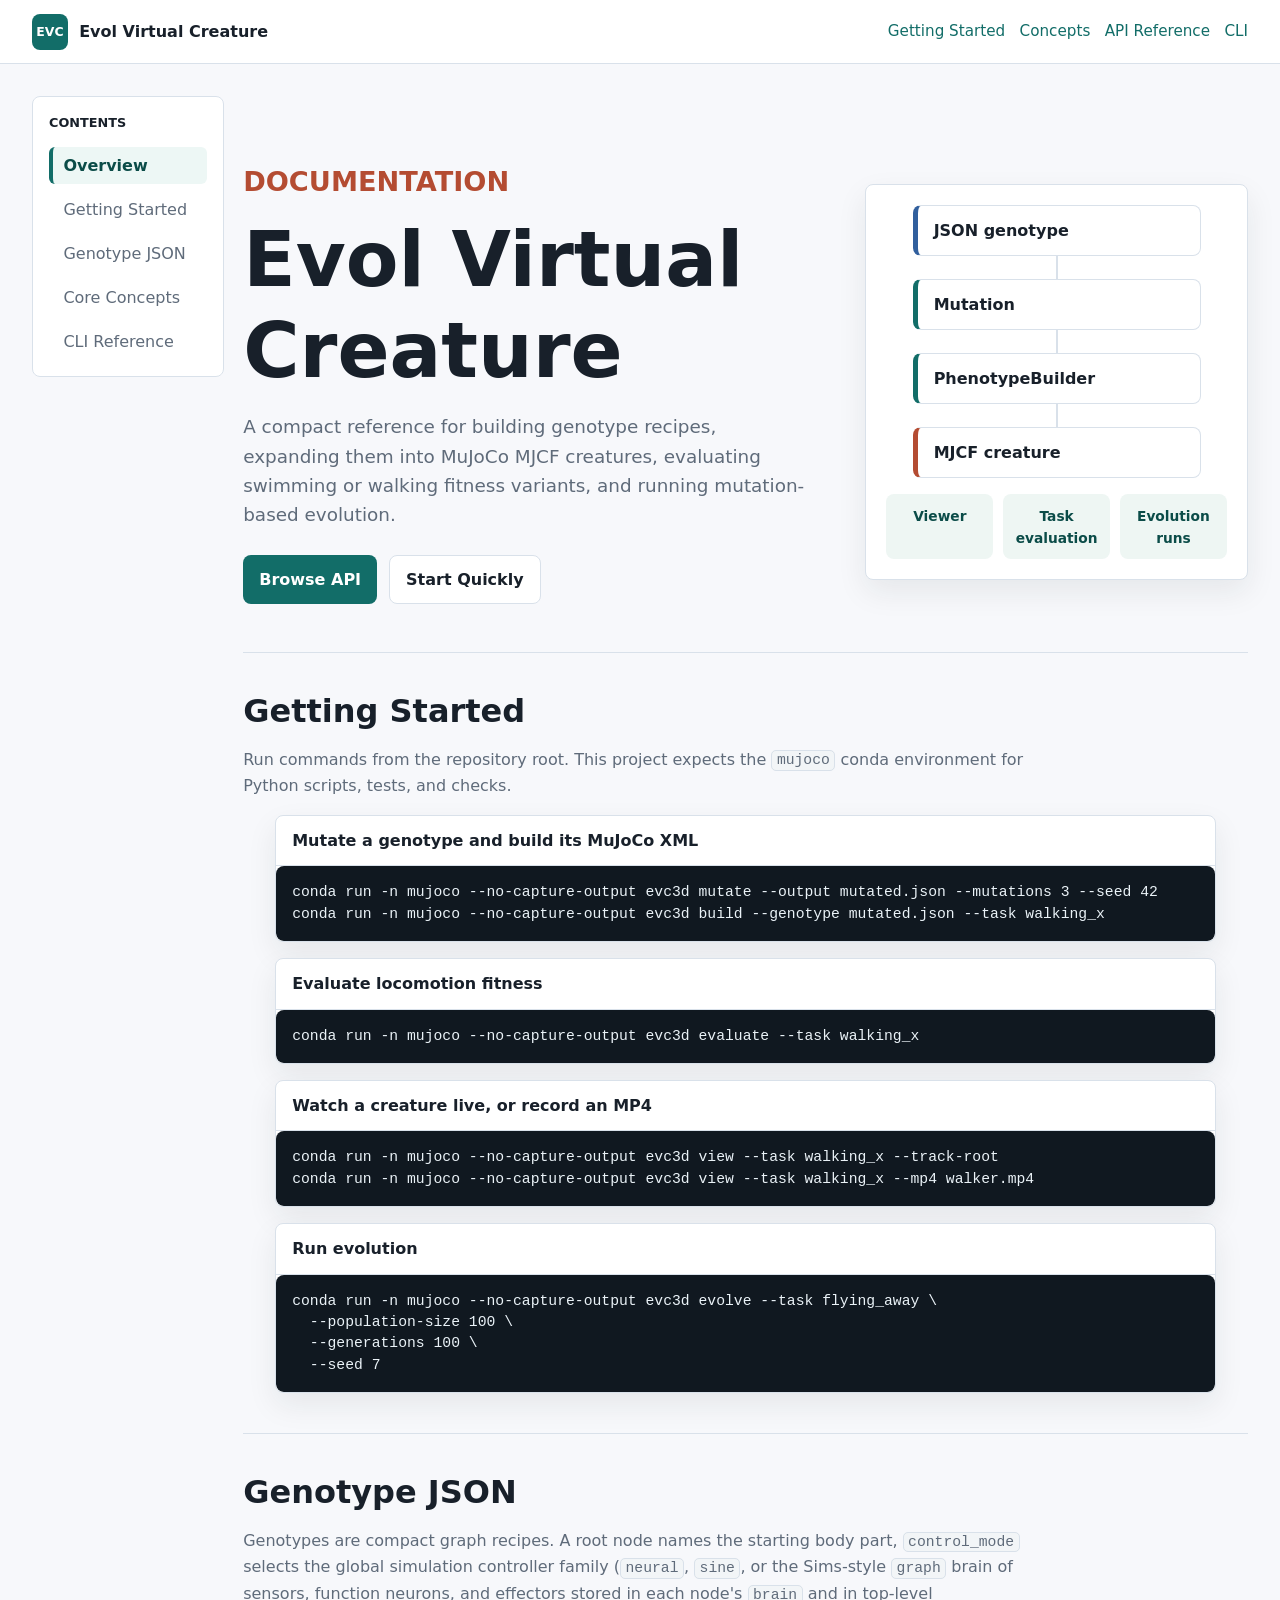
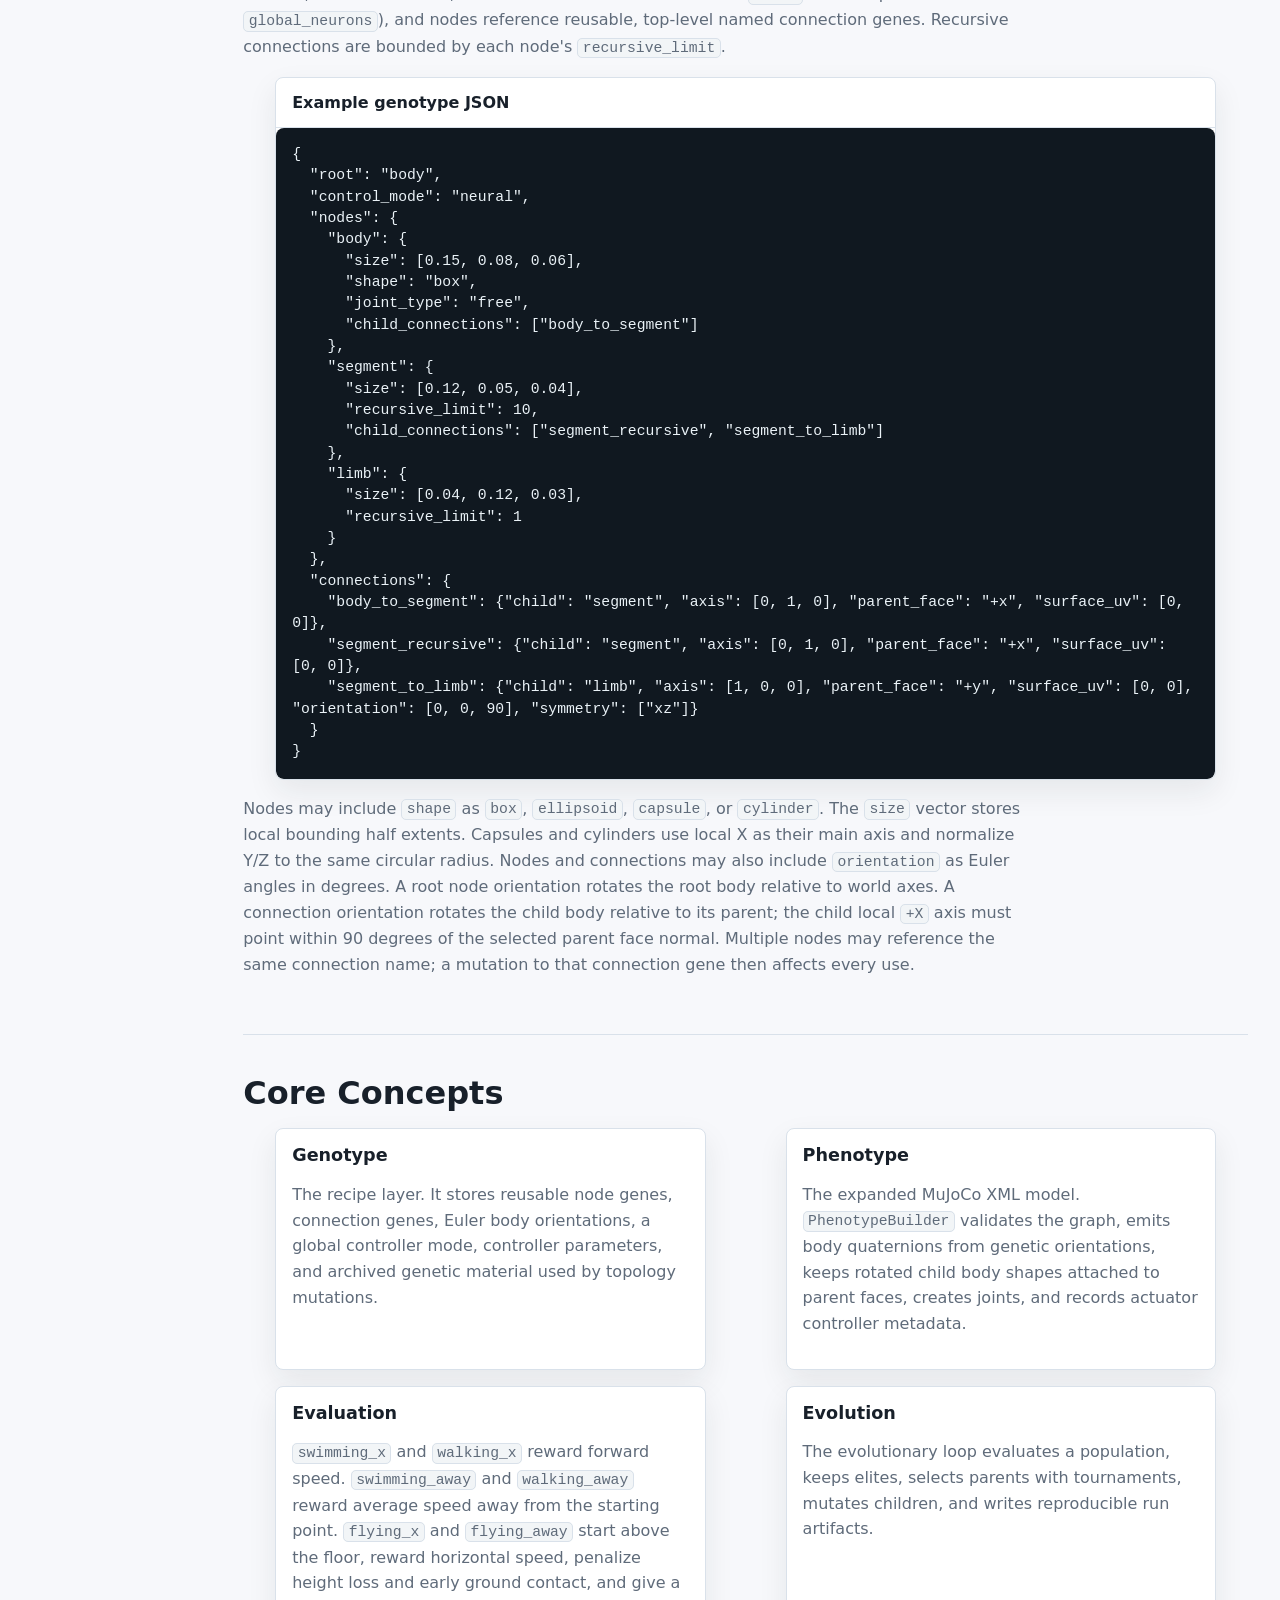
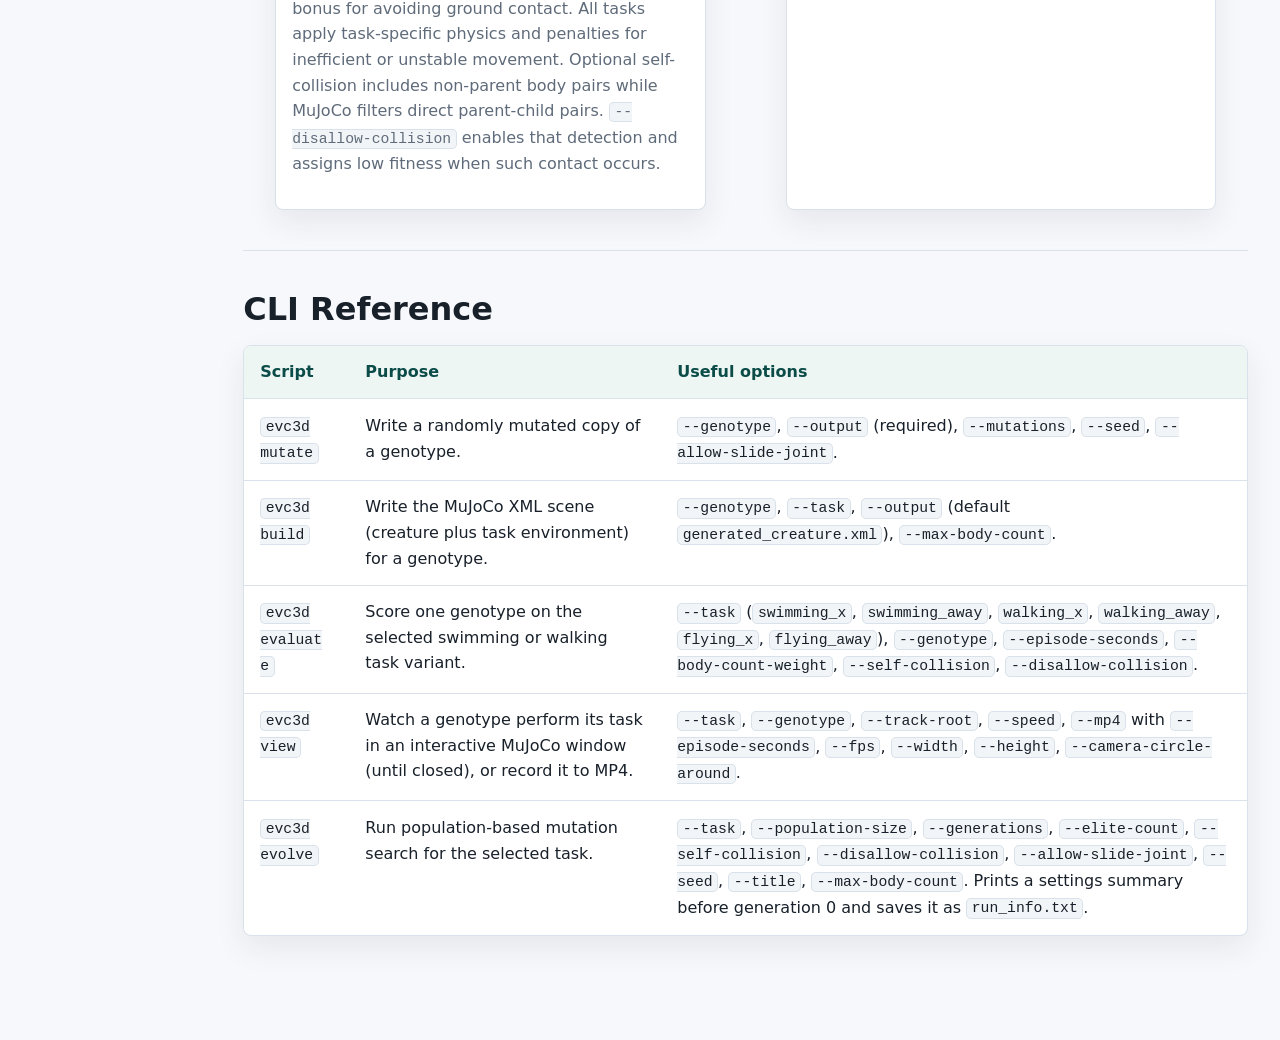
<file: docs/index.html>
<!doctype html>
<html lang="en">
  <head>
    <meta charset="utf-8">
    <meta name="viewport" content="width=device-width, initial-scale=1">
    <title>Evol Virtual Creature Documentation</title>
    <meta
      name="description"
      content="Reference documentation for the evolutionary MuJoCo virtual creature project."
    >
    <link rel="stylesheet" href="styles.css">
  </head>
  <body>
    <header class="site-header">
      <div class="site-header-inner">
        <a class="brand" href="#top" aria-label="Evol Virtual Creature home">
          <span class="brand-mark">EVC</span>
          <span>Evol Virtual Creature</span>
        </a>
        <nav class="top-nav" aria-label="Main navigation">
          <a href="#getting-started">Getting Started</a>
          <a href="#concepts">Concepts</a>
          <a href="api.html">API Reference</a>
          <a href="#cli-reference">CLI</a>
        </nav>
      </div>
    </header>

    <main id="top" class="page-shell">
      <aside class="sidebar" aria-label="Documentation sections">
        <nav>
          <p class="sidebar-title">Contents</p>
          <a href="#overview">Overview</a>
          <a href="#getting-started">Getting Started</a>
          <a href="#genotype-json">Genotype JSON</a>
          <a href="#concepts">Core Concepts</a>
          <a href="#cli-reference">CLI Reference</a>
        </nav>
      </aside>

      <article class="content">
        <section class="hero" id="overview">
          <div class="hero-copy">
            <p class="eyebrow">Documentation</p>
            <h1>Evol Virtual Creature</h1>
            <p class="lede">
              A compact reference for building genotype recipes, expanding them
              into MuJoCo MJCF creatures, evaluating swimming or walking fitness variants, and
              running mutation-based evolution.
            </p>
            <div class="hero-actions" aria-label="Primary actions">
              <a class="button primary" href="api.html">Browse API</a>
              <a class="button secondary" href="#getting-started">Start Quickly</a>
            </div>
          </div>

          <div class="system-map" aria-label="Project flow diagram">
            <div class="map-node root">JSON genotype</div>
            <div class="map-link"></div>
            <div class="map-node">Mutation</div>
            <div class="map-link"></div>
            <div class="map-node">PhenotypeBuilder</div>
            <div class="map-link"></div>
            <div class="map-node accent">MJCF creature</div>
            <div class="map-branches">
              <span>Viewer</span>
              <span>Task evaluation</span>
              <span>Evolution runs</span>
            </div>
          </div>
        </section>

        <section id="getting-started" class="doc-section">
          <h2>Getting Started</h2>
          <p>
            Run commands from the repository root. This project expects the
            <code>mujoco</code> conda environment for Python scripts, tests, and
            checks.
          </p>
          <div class="code-grid">
            <figure>
              <figcaption>Mutate a genotype and build its MuJoCo XML</figcaption>
              <pre><code>conda run -n mujoco --no-capture-output evc3d mutate --output mutated.json --mutations 3 --seed 42
conda run -n mujoco --no-capture-output evc3d build --genotype mutated.json --task walking_x</code></pre>
            </figure>
            <figure>
              <figcaption>Evaluate locomotion fitness</figcaption>
              <pre><code>conda run -n mujoco --no-capture-output evc3d evaluate --task walking_x</code></pre>
            </figure>
            <figure>
              <figcaption>Watch a creature live, or record an MP4</figcaption>
              <pre><code>conda run -n mujoco --no-capture-output evc3d view --task walking_x --track-root
conda run -n mujoco --no-capture-output evc3d view --task walking_x --mp4 walker.mp4</code></pre>
            </figure>
            <figure>
              <figcaption>Run evolution</figcaption>
              <pre><code>conda run -n mujoco --no-capture-output evc3d evolve --task flying_away \
  --population-size 100 \
  --generations 100 \
  --seed 7</code></pre>
            </figure>
          </div>
        </section>

        <section id="genotype-json" class="doc-section">
          <h2>Genotype JSON</h2>
          <p>
            Genotypes are compact graph recipes. A root node names the starting
            body part, <code>control_mode</code> selects the global simulation
            controller family (<code>neural</code>, <code>sine</code>, or the
            Sims-style <code>graph</code> brain of sensors, function neurons,
            and effectors stored in each node's <code>brain</code> and in
            top-level <code>global_neurons</code>), and nodes reference reusable, top-level named
            connection genes. Recursive connections are bounded by each node's
            <code>recursive_limit</code>.
          </p>
          <figure>
            <figcaption>Example genotype JSON</figcaption>
            <pre><code>{
  "root": "body",
  "control_mode": "neural",
  "nodes": {
    "body": {
      "size": [0.15, 0.08, 0.06],
      "shape": "box",
      "joint_type": "free",
      "child_connections": ["body_to_segment"]
    },
    "segment": {
      "size": [0.12, 0.05, 0.04],
      "recursive_limit": 10,
      "child_connections": ["segment_recursive", "segment_to_limb"]
    },
    "limb": {
      "size": [0.04, 0.12, 0.03],
      "recursive_limit": 1
    }
  },
  "connections": {
    "body_to_segment": {"child": "segment", "axis": [0, 1, 0], "parent_face": "+x", "surface_uv": [0, 0]},
    "segment_recursive": {"child": "segment", "axis": [0, 1, 0], "parent_face": "+x", "surface_uv": [0, 0]},
    "segment_to_limb": {"child": "limb", "axis": [1, 0, 0], "parent_face": "+y", "surface_uv": [0, 0], "orientation": [0, 0, 90], "symmetry": ["xz"]}
  }
}</code></pre>
          </figure>
          <p>
            Nodes may include <code>shape</code> as <code>box</code>,
            <code>ellipsoid</code>, <code>capsule</code>, or
            <code>cylinder</code>. The <code>size</code> vector stores local
            bounding half extents. Capsules and cylinders use local X as their
            main axis and normalize Y/Z to the same circular radius. Nodes and
            connections may also include <code>orientation</code> as
            Euler angles in degrees. A root node orientation rotates the root
            body relative to world axes. A connection orientation rotates the
            child body relative to its parent; the child local <code>+X</code>
            axis must point within 90 degrees of the selected parent face
            normal. Multiple nodes may reference the same connection name; a
            mutation to that connection gene then affects every use.
          </p>
        </section>

        <section id="concepts" class="doc-section">
          <h2>Core Concepts</h2>
          <div class="concept-grid">
            <section>
              <h3>Genotype</h3>
              <p>
                The recipe layer. It stores reusable node genes, connection
                genes, Euler body orientations, a global controller mode,
                controller parameters, and archived genetic material used by
                topology mutations.
              </p>
            </section>
            <section>
              <h3>Phenotype</h3>
              <p>
                The expanded MuJoCo XML model. <code>PhenotypeBuilder</code>
                validates the graph, emits body quaternions from genetic
                orientations, keeps rotated child body shapes attached to parent
                faces, creates joints, and records actuator controller metadata.
              </p>
            </section>
            <section>
              <h3>Evaluation</h3>
              <p>
                <code>swimming_x</code> and <code>walking_x</code> reward forward speed. <code>swimming_away</code>
                and <code>walking_away</code> reward average speed away from the starting point. <code>flying_x</code>
                and <code>flying_away</code> start above the floor, reward horizontal speed,
                penalize height loss and early ground contact, and give a bonus for avoiding ground contact. All tasks
                apply task-specific physics and penalties for inefficient or unstable movement. Optional
                self-collision includes non-parent body pairs while MuJoCo filters
                direct parent-child pairs. <code>--disallow-collision</code> enables
                that detection and assigns low fitness when such contact occurs.
              </p>
            </section>
            <section>
              <h3>Evolution</h3>
              <p>
                The evolutionary loop evaluates a population, keeps elites,
                selects parents with tournaments, mutates children, and writes
                reproducible run artifacts.
              </p>
            </section>
          </div>
        </section>

        <section id="cli-reference" class="doc-section">
          <h2>CLI Reference</h2>
          <div class="table-wrap">
            <table>
              <thead>
                <tr>
                  <th>Script</th>
                  <th>Purpose</th>
                  <th>Useful options</th>
                </tr>
              </thead>
              <tbody>
                <tr>
                  <td><code>evc3d mutate</code></td>
                  <td>Write a randomly mutated copy of a genotype.</td>
                  <td><code>--genotype</code>, <code>--output</code> (required), <code>--mutations</code>, <code>--seed</code>, <code>--allow-slide-joint</code>.</td>
                </tr>
                <tr>
                  <td><code>evc3d build</code></td>
                  <td>Write the MuJoCo XML scene (creature plus task environment) for a genotype.</td>
                  <td><code>--genotype</code>, <code>--task</code>, <code>--output</code> (default <code>generated_creature.xml</code>), <code>--max-body-count</code>.</td>
                </tr>
                <tr>
                  <td><code>evc3d evaluate</code></td>
                  <td>Score one genotype on the selected swimming or walking task variant.</td>
                  <td><code>--task</code> (<code>swimming_x</code>, <code>swimming_away</code>, <code>walking_x</code>, <code>walking_away</code>, <code>flying_x</code>, <code>flying_away</code>), <code>--genotype</code>, <code>--episode-seconds</code>, <code>--body-count-weight</code>, <code>--self-collision</code>, <code>--disallow-collision</code>.</td>
                </tr>
                <tr>
                  <td><code>evc3d view</code></td>
                  <td>Watch a genotype perform its task in an interactive MuJoCo window (until closed), or record it to MP4.</td>
                  <td><code>--task</code>, <code>--genotype</code>, <code>--track-root</code>, <code>--speed</code>, <code>--mp4</code> with <code>--episode-seconds</code>, <code>--fps</code>, <code>--width</code>, <code>--height</code>, <code>--camera-circle-around</code>.</td>
                </tr>
                <tr>
                  <td><code>evc3d evolve</code></td>
                  <td>Run population-based mutation search for the selected task.</td>
                  <td><code>--task</code>, <code>--population-size</code>, <code>--generations</code>, <code>--elite-count</code>, <code>--self-collision</code>, <code>--disallow-collision</code>, <code>--allow-slide-joint</code>, <code>--seed</code>, <code>--title</code>, <code>--max-body-count</code>. Prints a settings summary before generation 0 and saves it as <code>run_info.txt</code>.</td>
                </tr>
              </tbody>
            </table>
          </div>
        </section>

      </article>
    </main>

    <script>
      const initScrollSpy = (linkSelector) => {
        const links = Array.from(document.querySelectorAll(linkSelector));
        const tracked = links
          .map((link) => ({
            link,
            section: document.querySelector(decodeURIComponent(link.hash)),
          }))
          .filter((item) => item.section);

        if (tracked.length === 0) {
          return;
        }

        const setActive = (activeLink) => {
          for (const { link } of tracked) {
            const isActive = link === activeLink;
            link.classList.toggle("active", isActive);
            if (isActive) {
              link.setAttribute("aria-current", "true");
            } else {
              link.removeAttribute("aria-current");
            }
          }
        };

        const updateActive = () => {
          const marker = window.scrollY + 120;
          const pageBottom =
            window.innerHeight + window.scrollY >=
            document.documentElement.scrollHeight - 24;
          let active = tracked[0];

          if (pageBottom) {
            active = tracked[tracked.length - 1];
          } else {
            for (const item of tracked) {
              if (item.section.offsetTop <= marker) {
                active = item;
              } else {
                break;
              }
            }
          }

          setActive(active.link);
        };

        let ticking = false;
        const requestUpdate = () => {
          if (ticking) {
            return;
          }
          ticking = true;
          window.requestAnimationFrame(() => {
            updateActive();
            ticking = false;
          });
        };

        updateActive();
        window.addEventListener("scroll", requestUpdate, { passive: true });
        window.addEventListener("resize", requestUpdate);
        return updateActive;
      };

      const updateContentsNav = initScrollSpy(".sidebar a[href^='#']");
      if (location.hash) {
        window.requestAnimationFrame(() => updateContentsNav?.());
        window.setTimeout(() => updateContentsNav?.(), 150);
      }
    </script>
  </body>
</html>
</file>
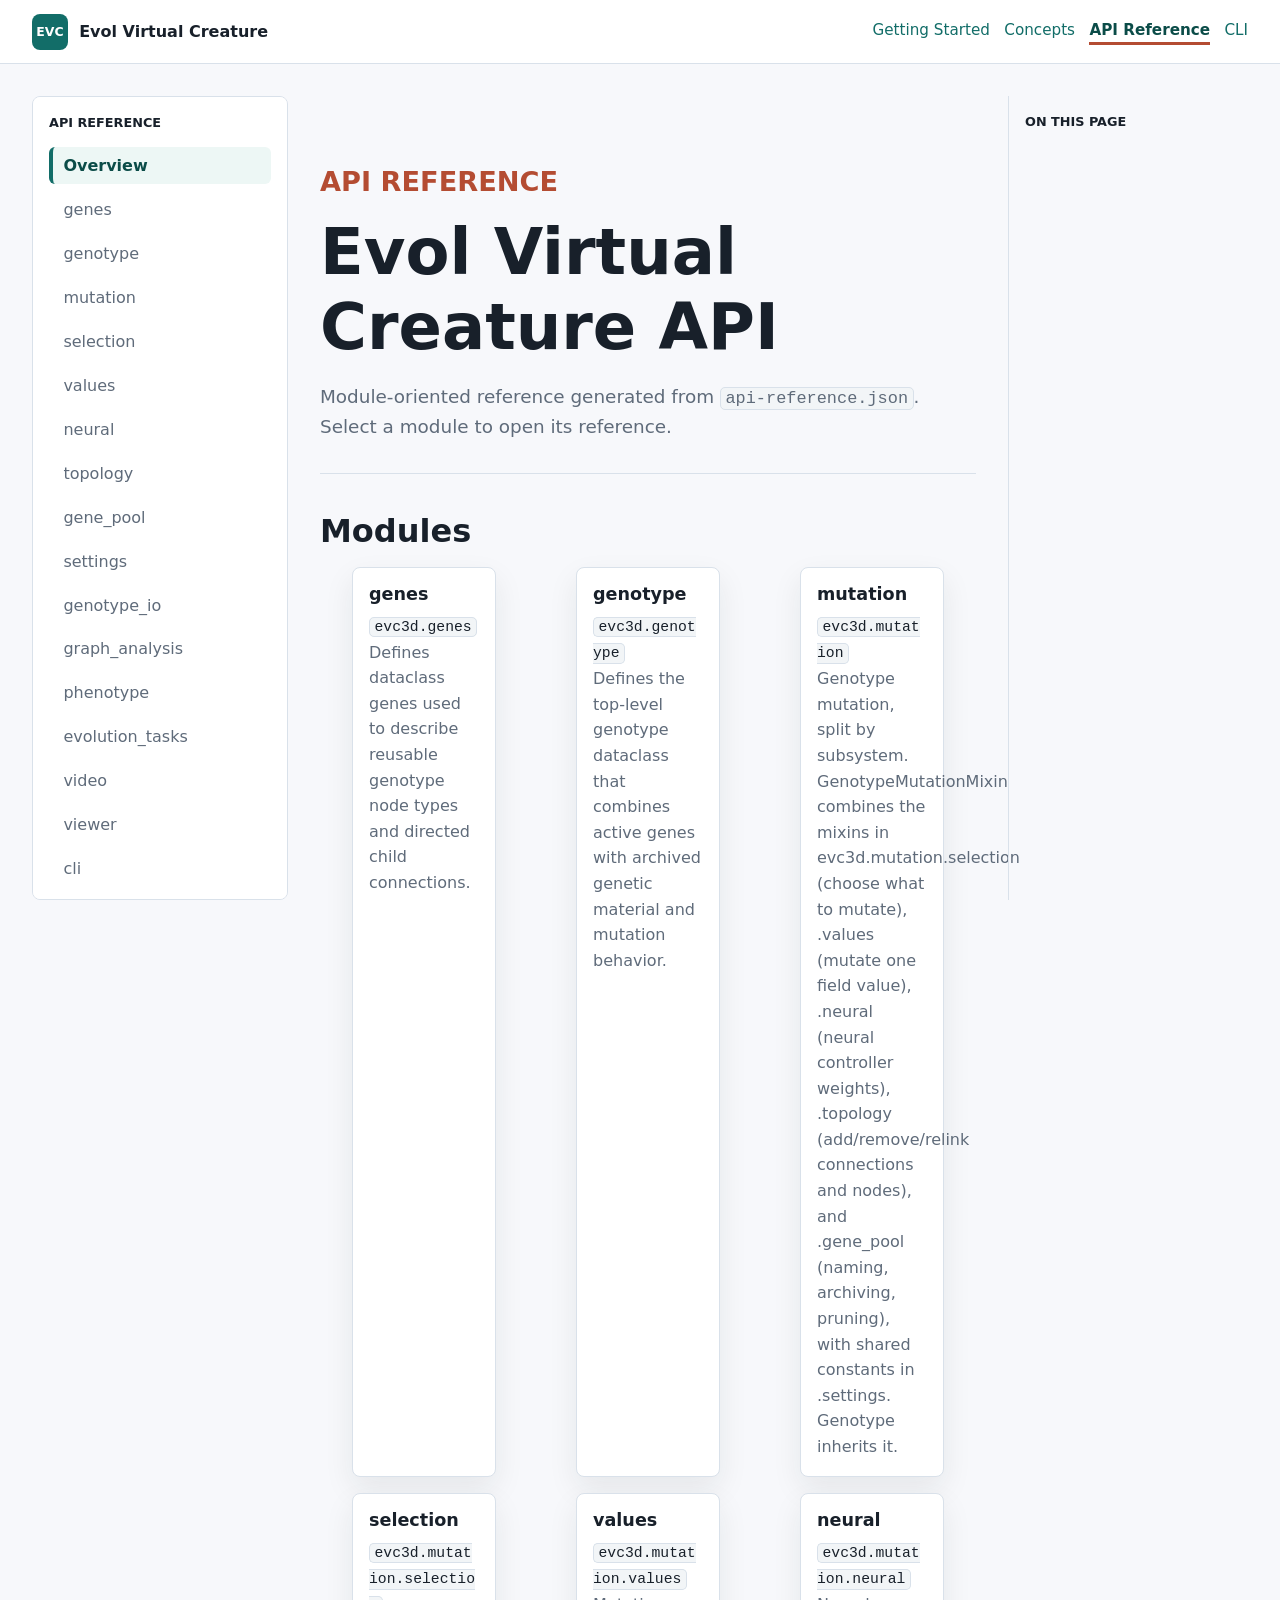
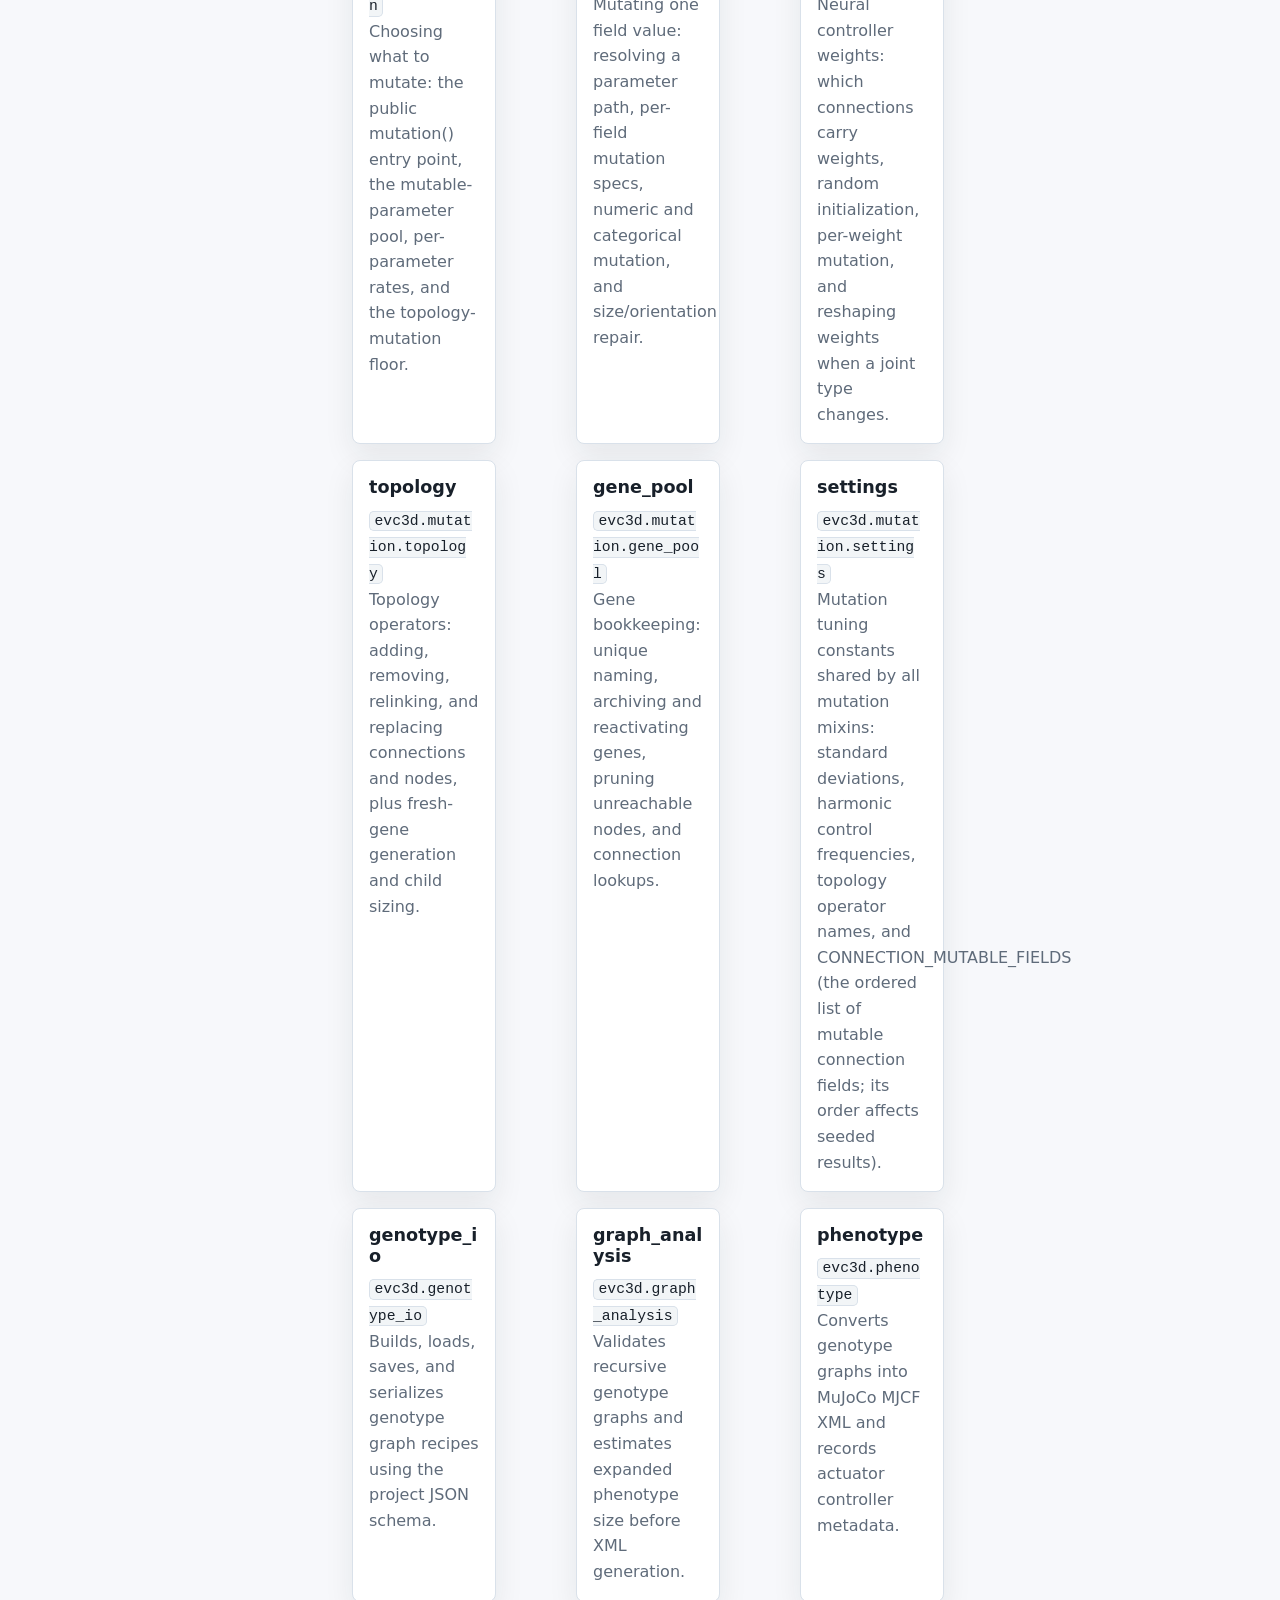
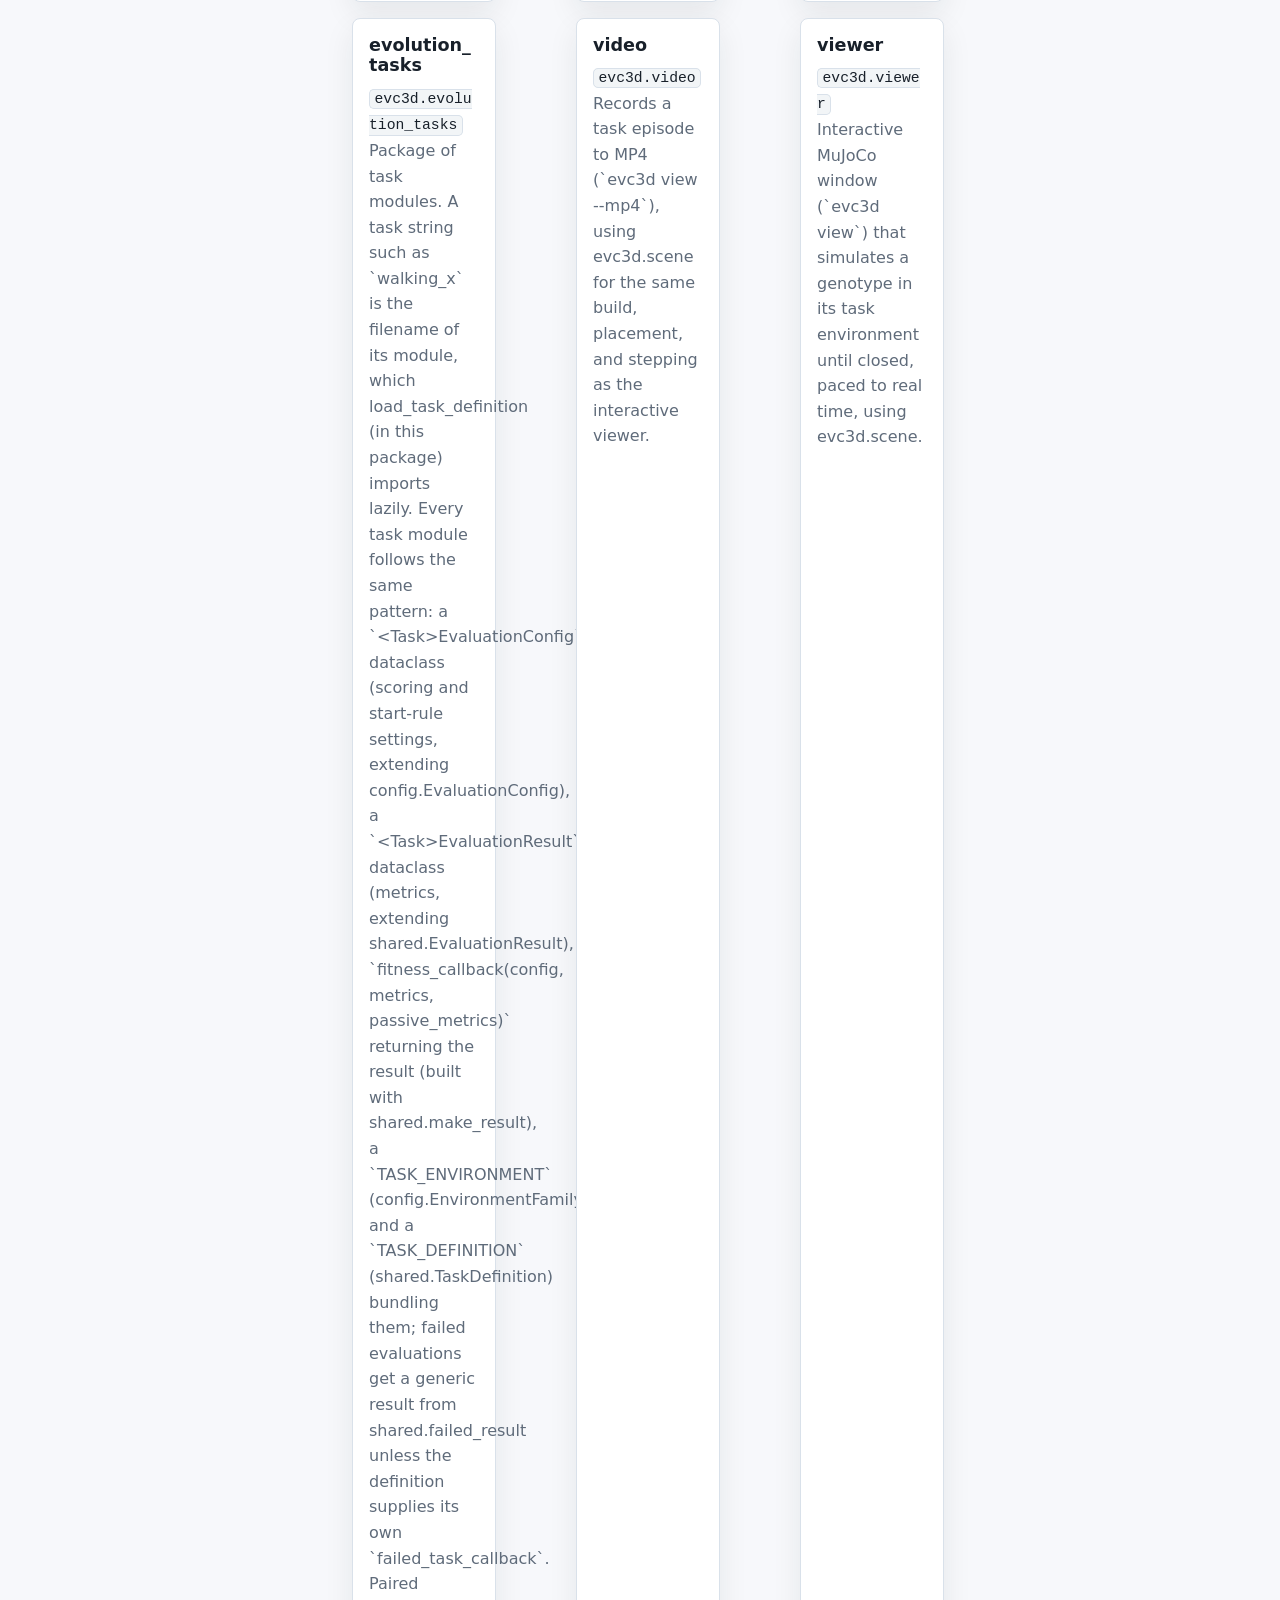
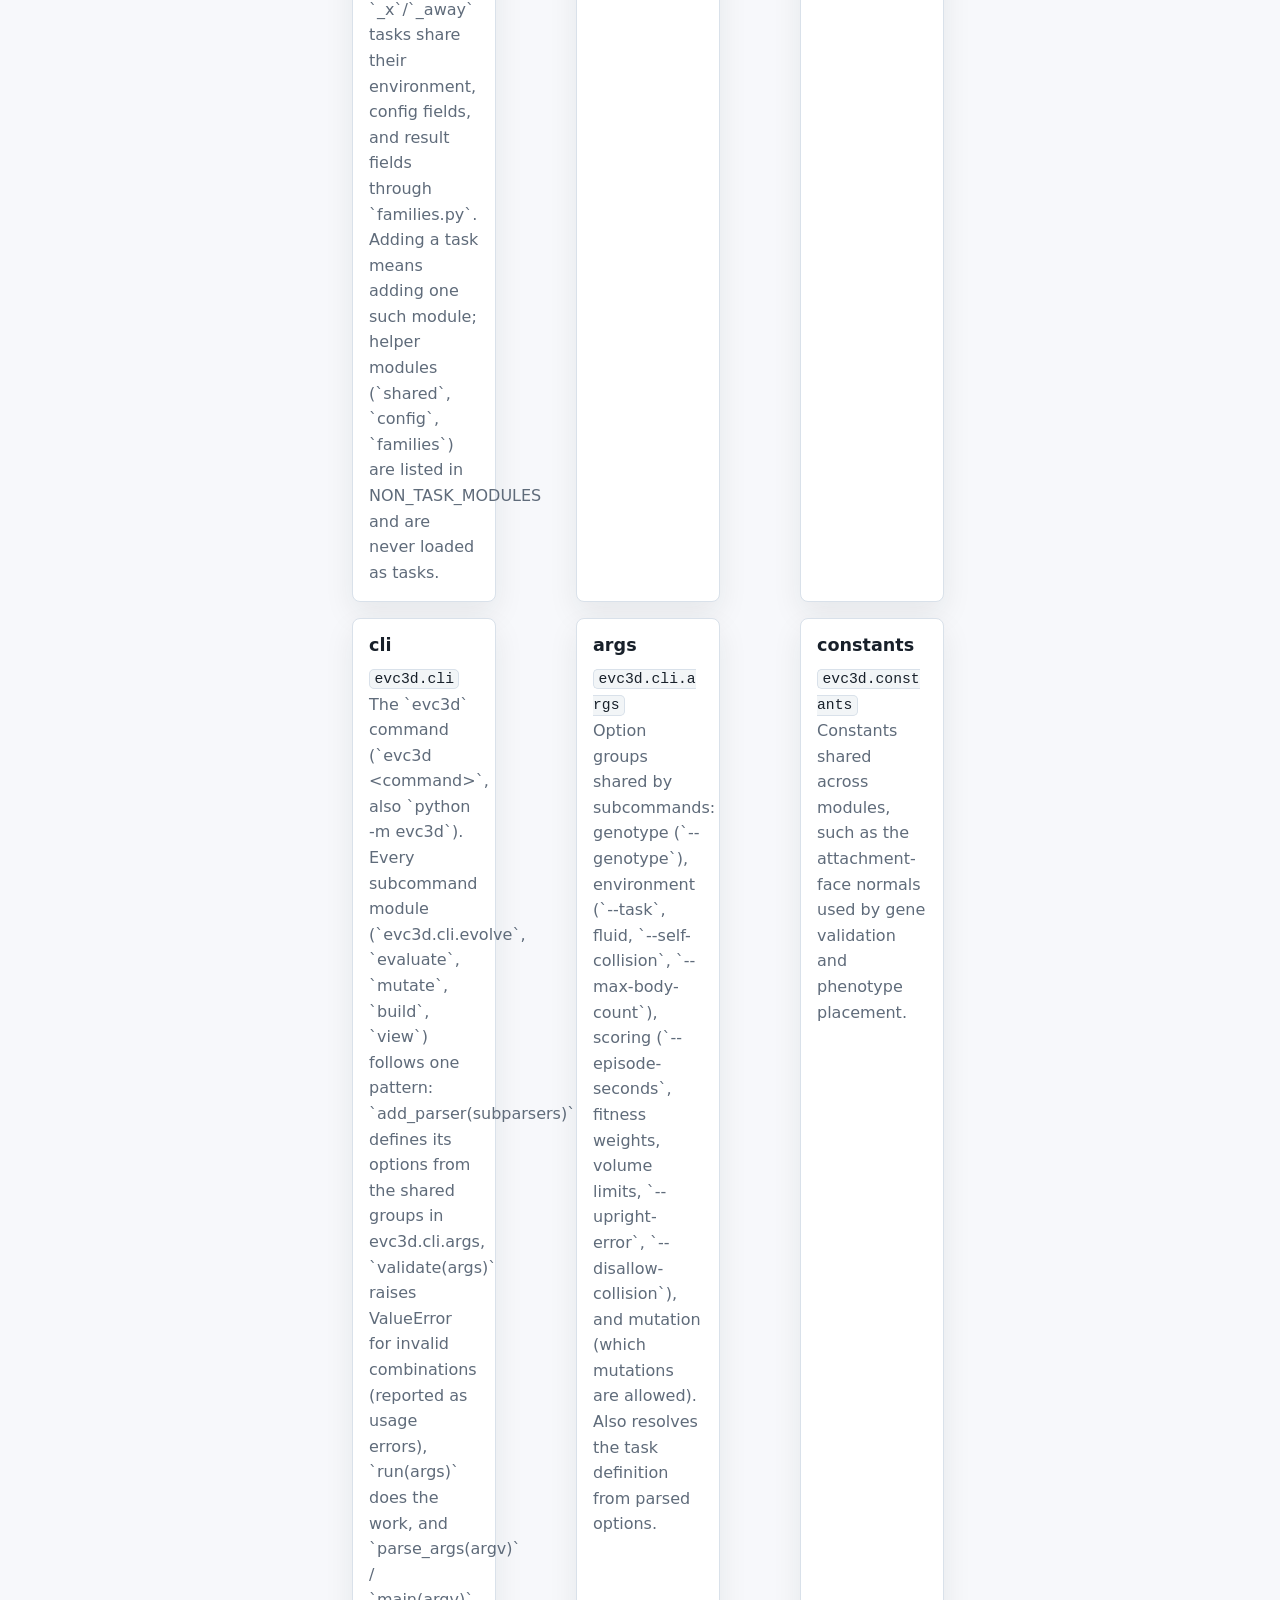
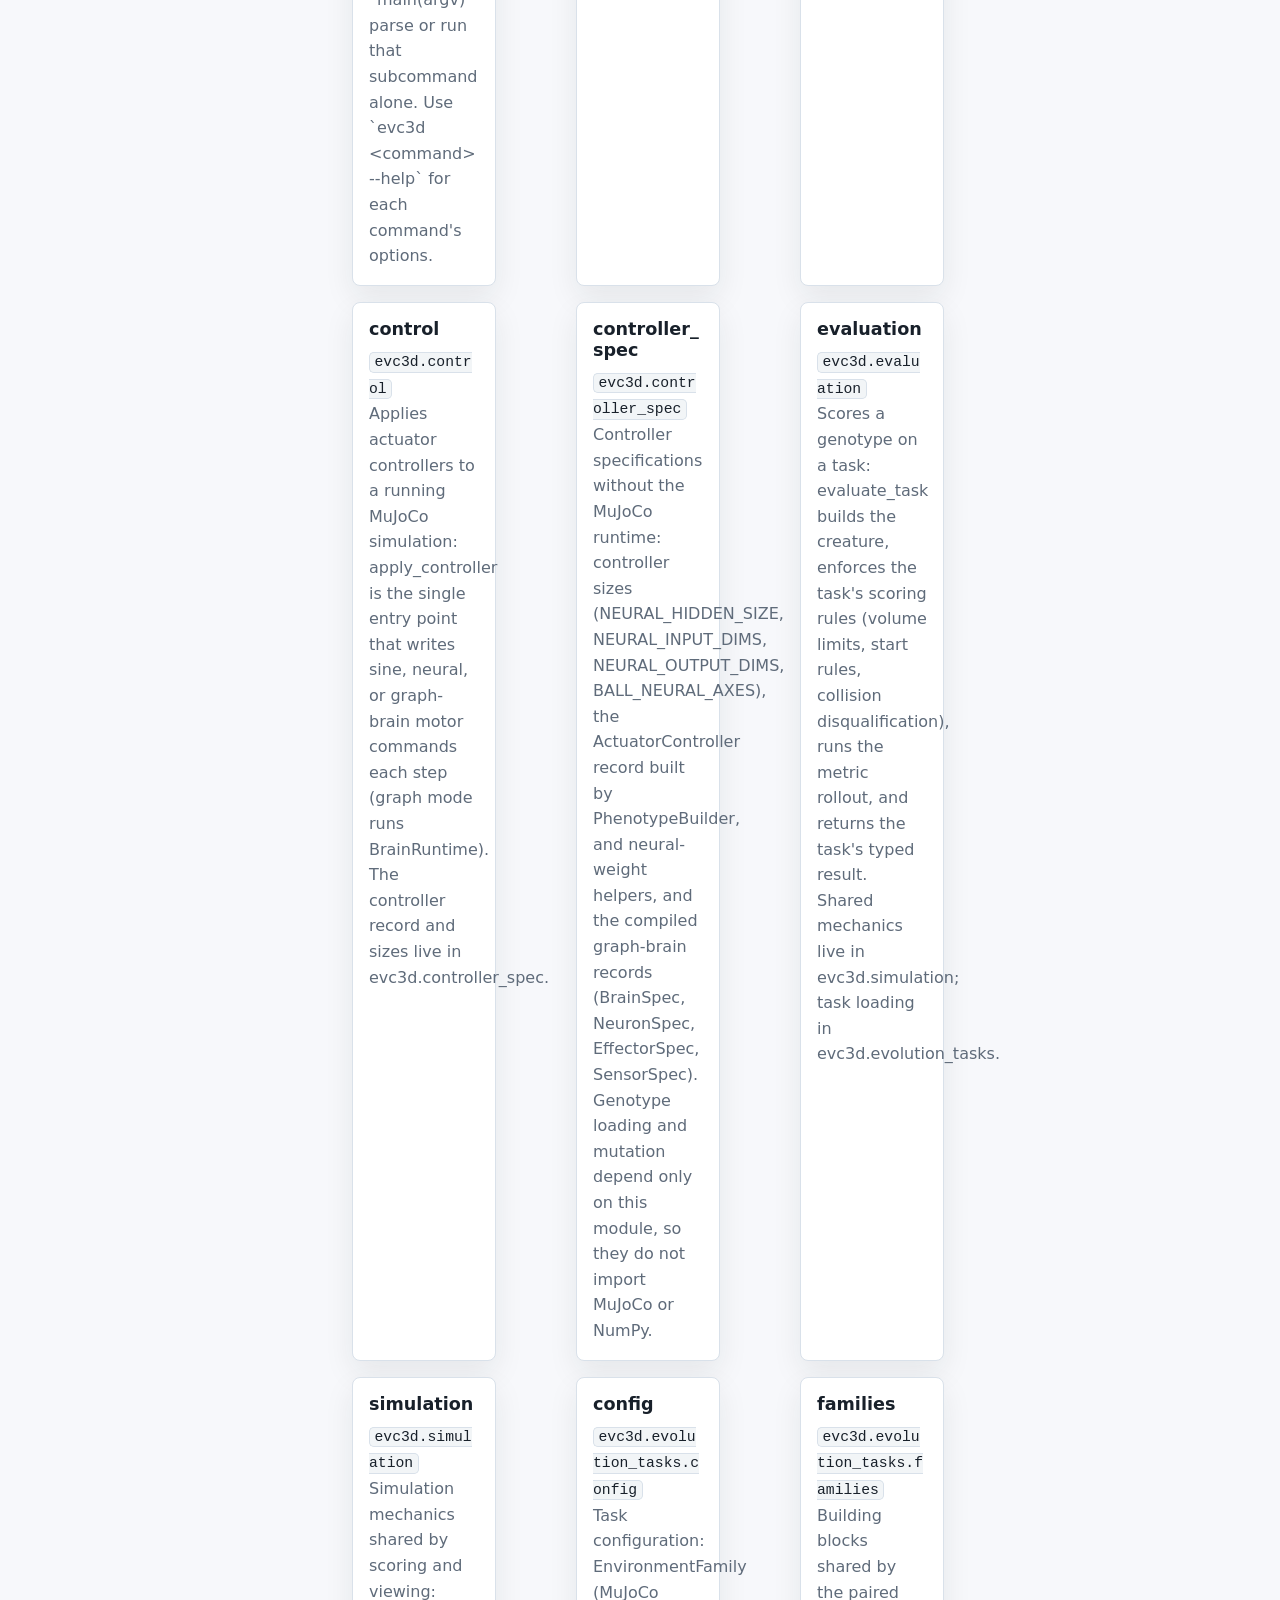
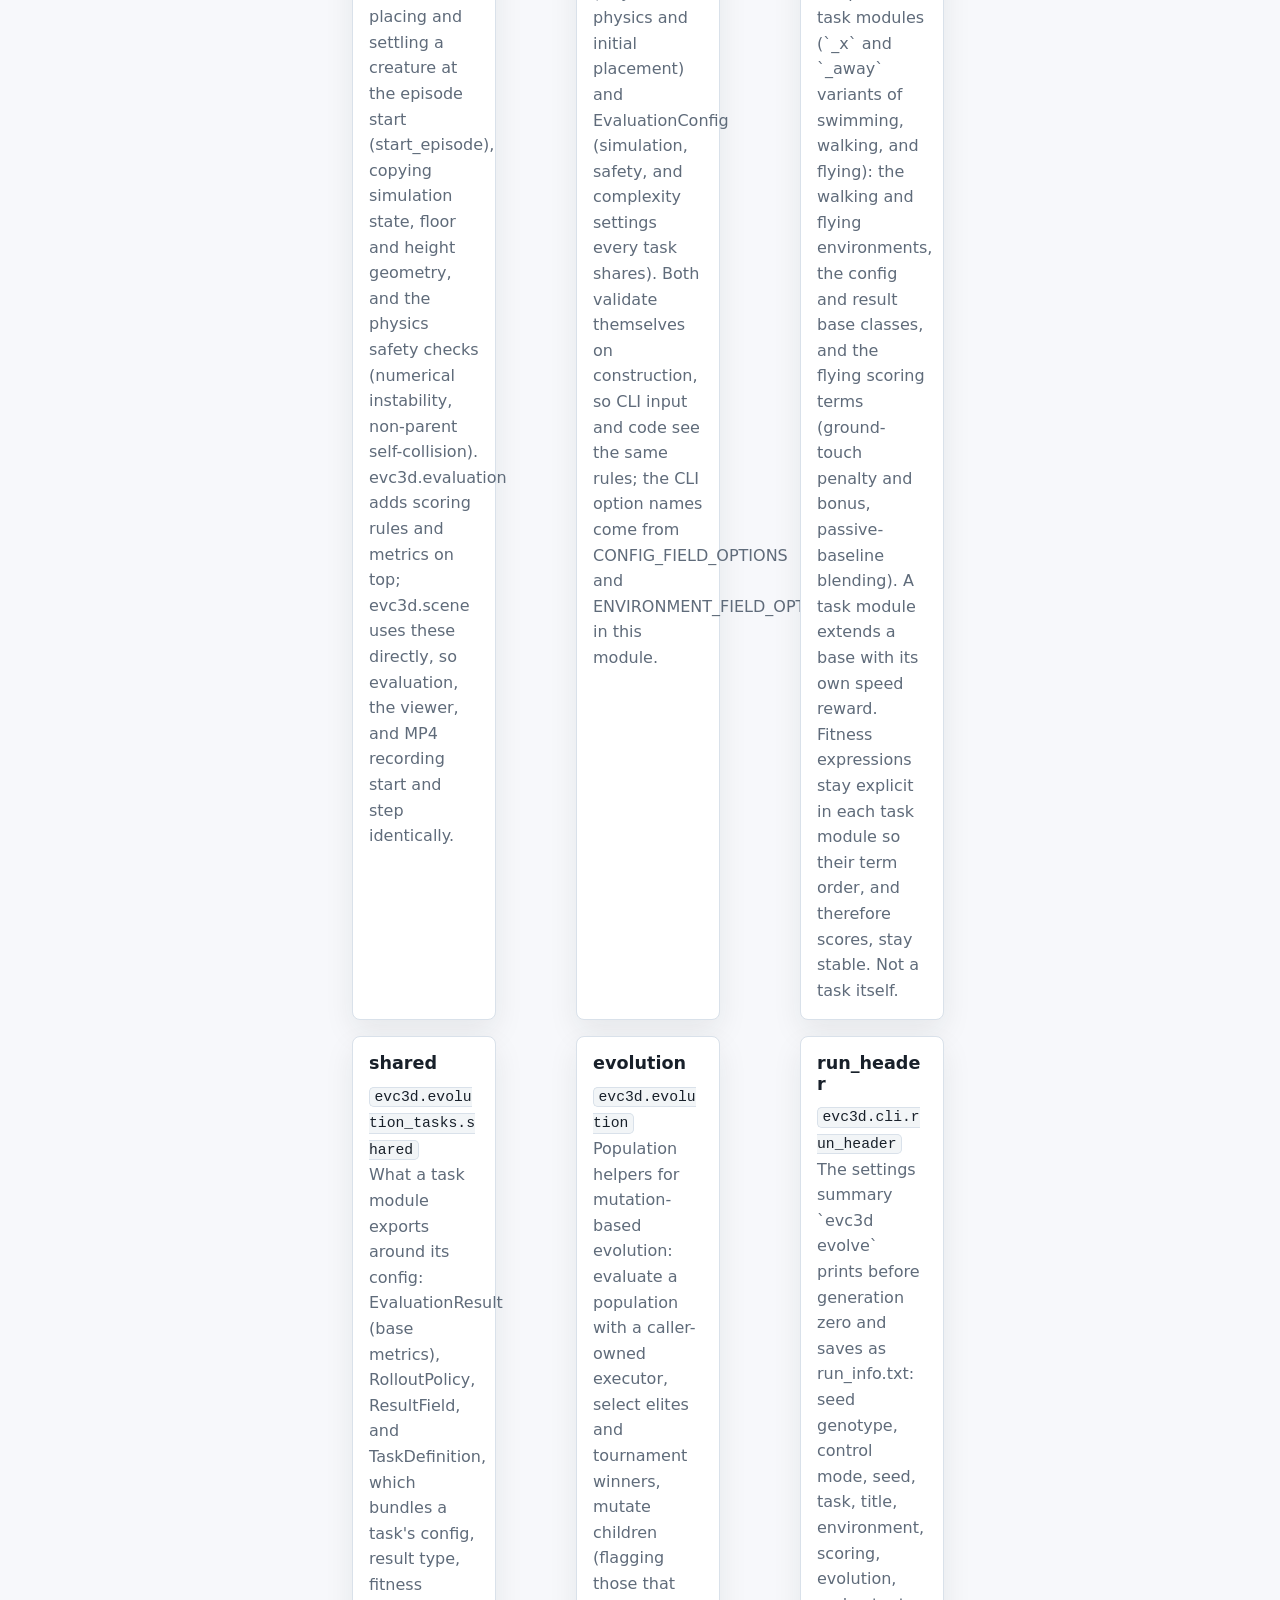
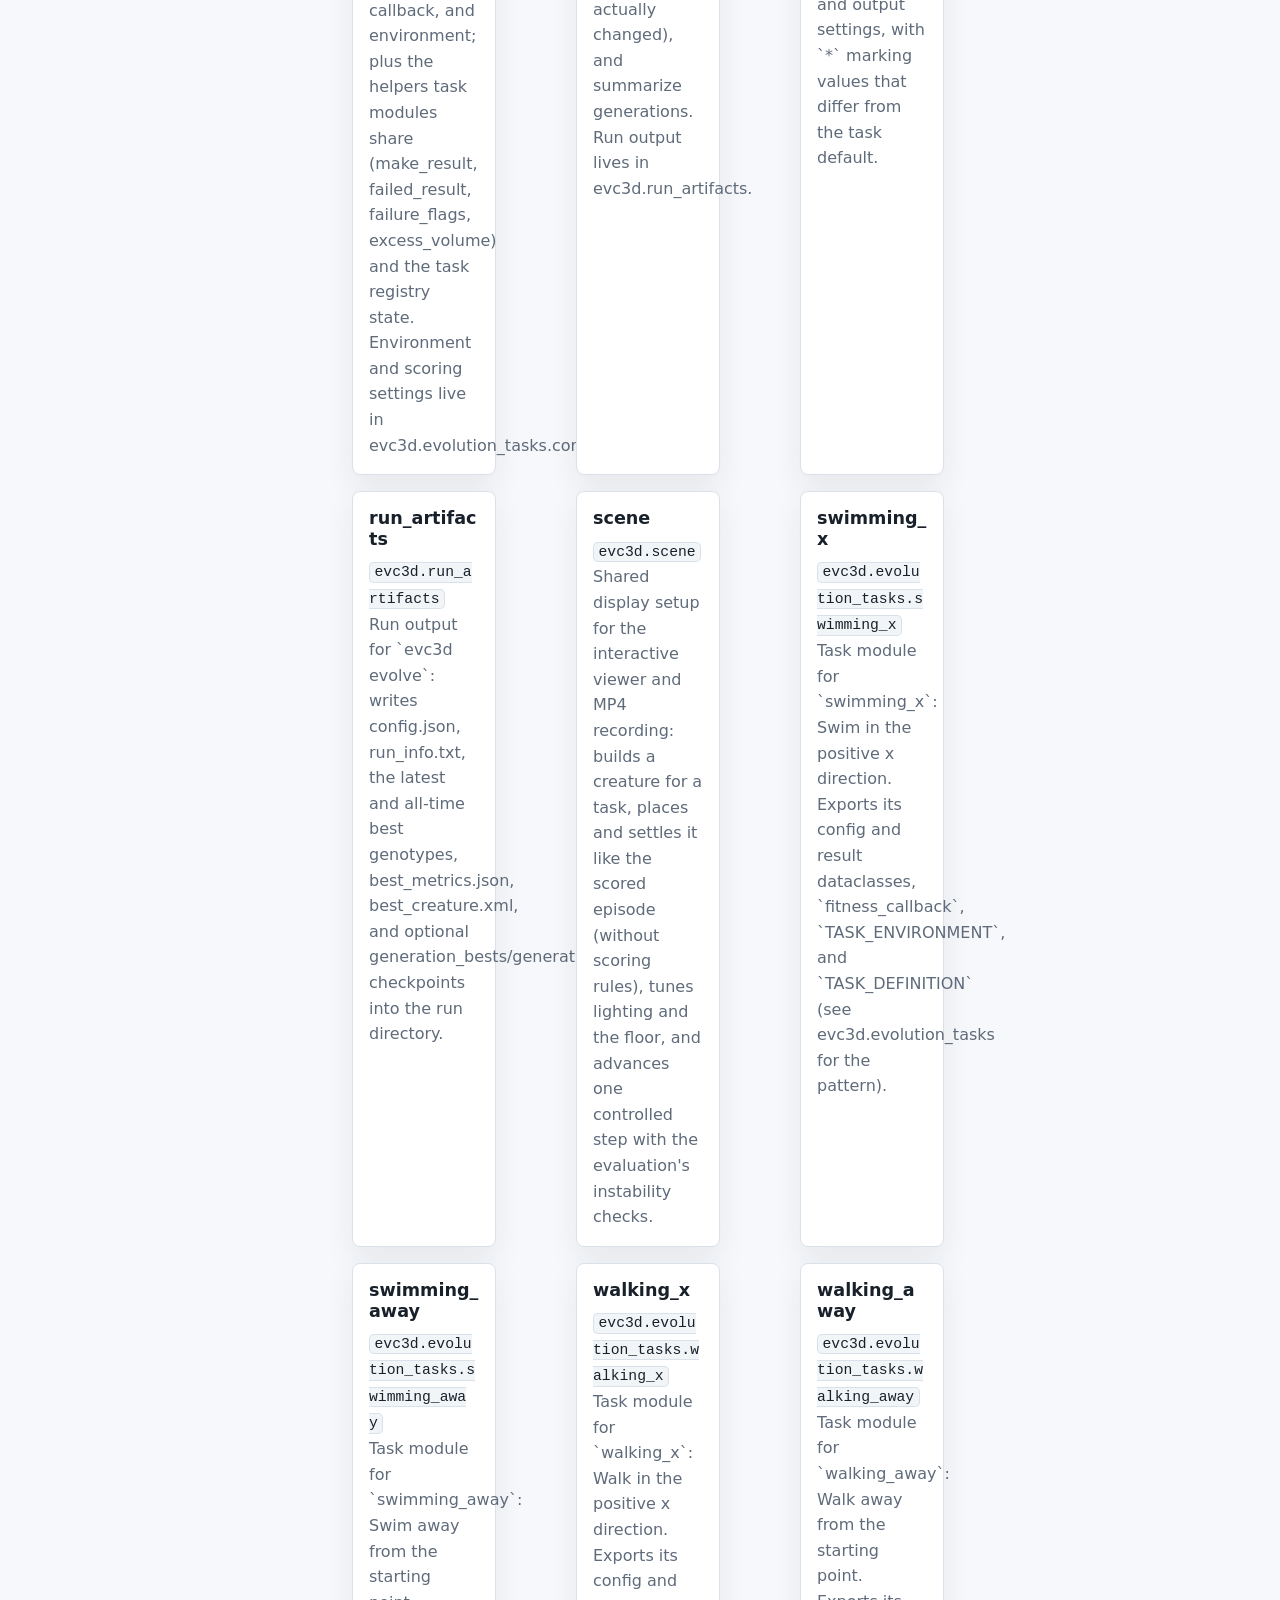
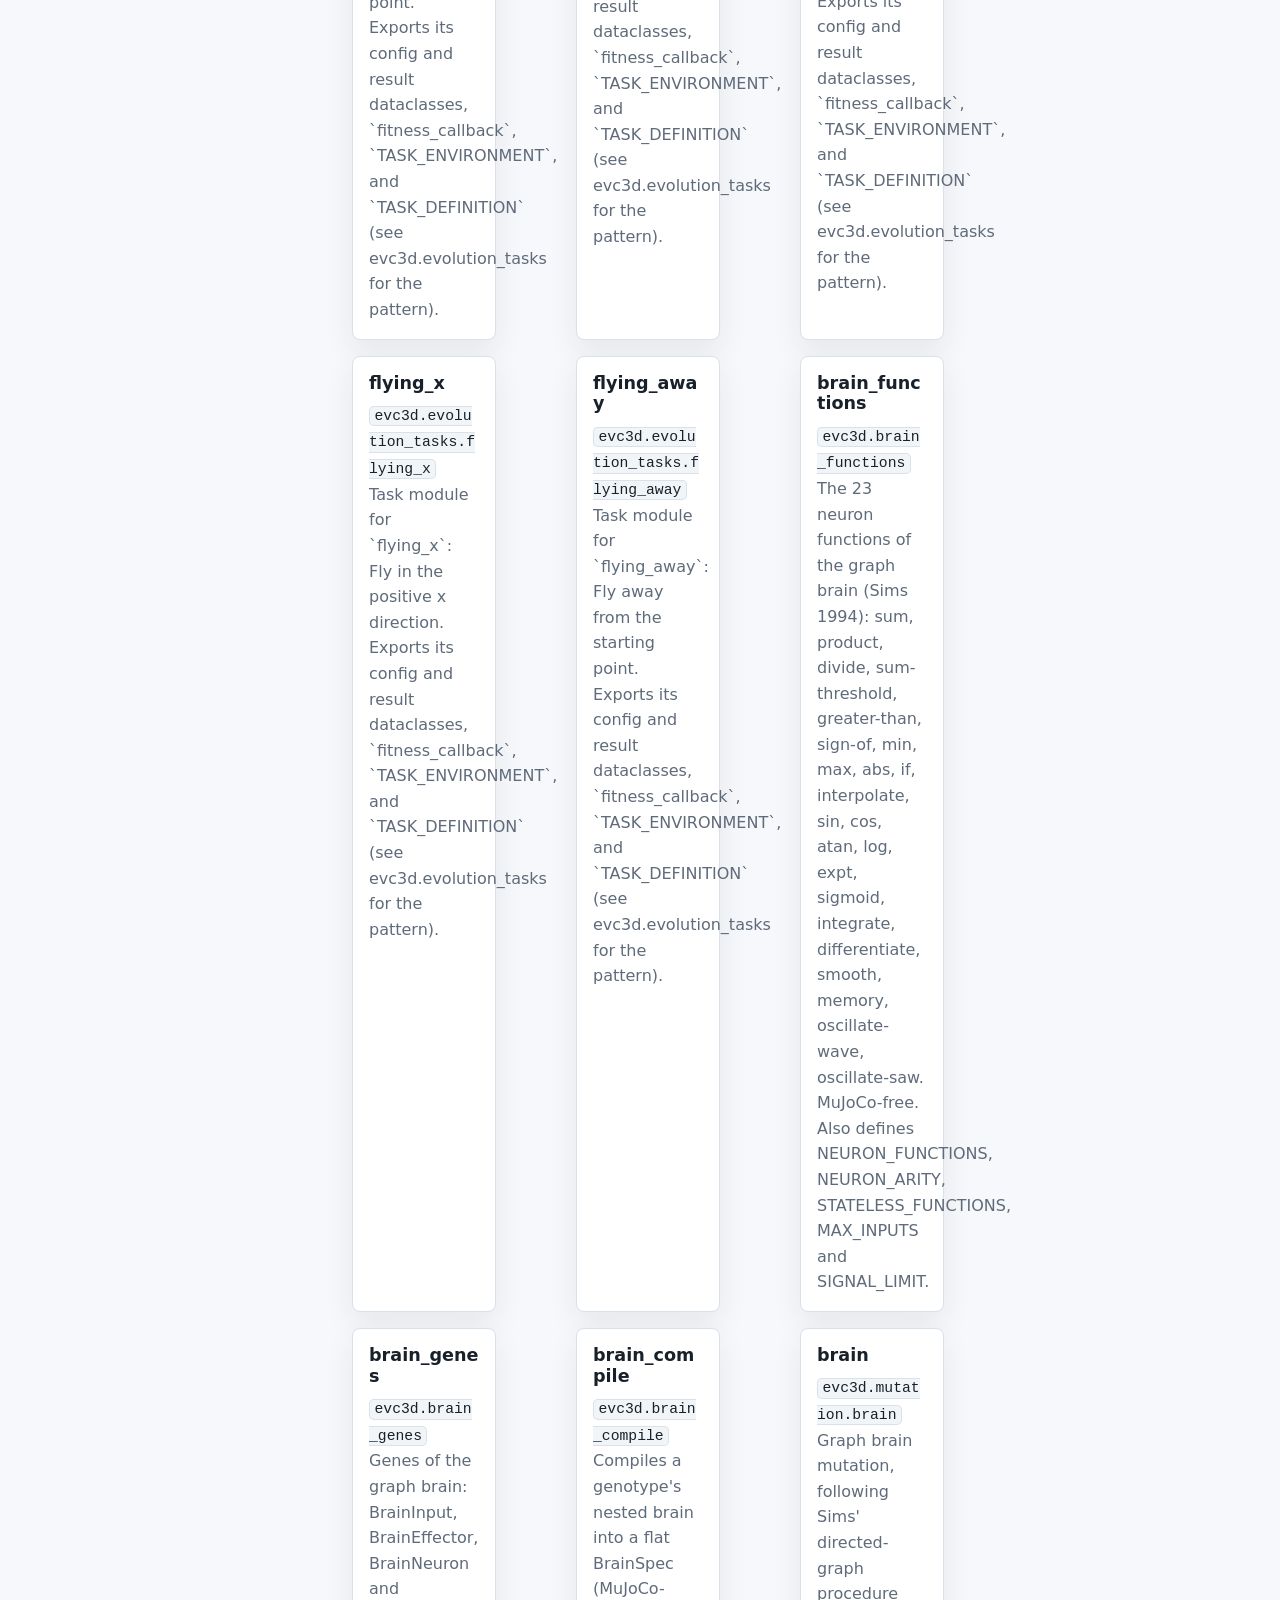
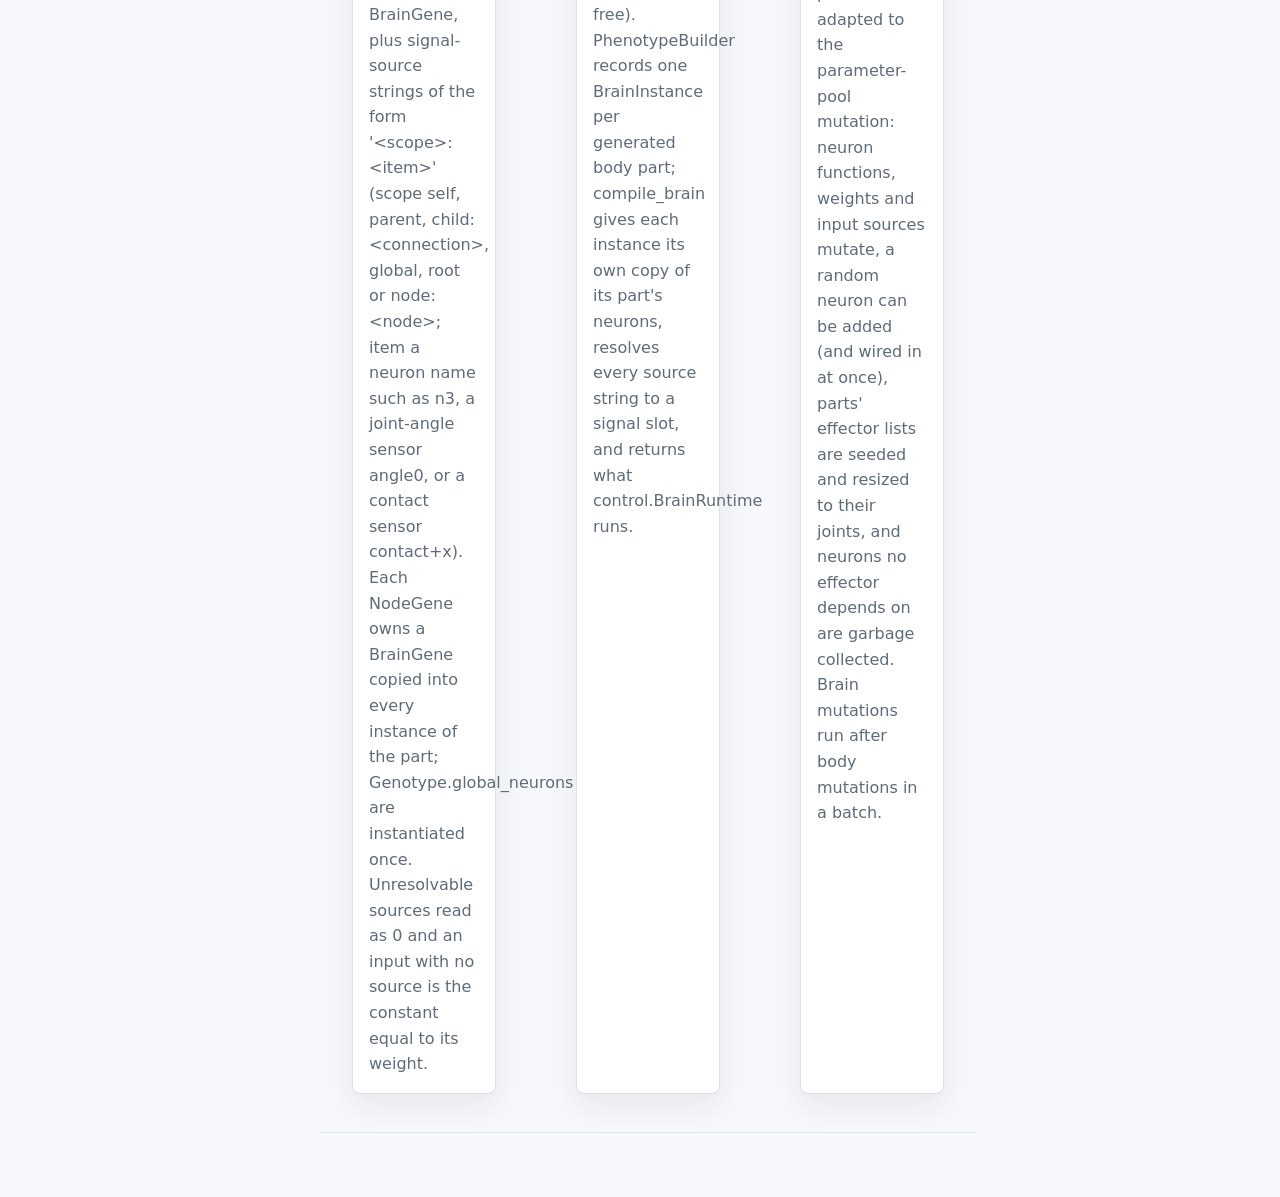
<file: docs/api.html>
<!doctype html>
<html lang="en">
  <head>
    <meta charset="utf-8">
    <meta name="viewport" content="width=device-width, initial-scale=1">
    <title>API Reference - Evol Virtual Creature</title>
    <meta
      name="description"
      content="Detailed API reference for Evol Virtual Creature modules, classes, functions, exceptions, and internal helpers."
    >
    <link rel="stylesheet" href="styles.css">
  </head>
  <body>
    <header class="site-header">
      <div class="site-header-inner">
        <a class="brand" href="index.html#top" aria-label="Evol Virtual Creature home">
          <span class="brand-mark">EVC</span>
          <span>Evol Virtual Creature</span>
        </a>
        <nav class="top-nav" aria-label="Main navigation">
          <a href="index.html#getting-started">Getting Started</a>
          <a href="index.html#concepts">Concepts</a>
          <a class="active" href="api.html">API Reference</a>
          <a href="index.html#cli-reference">CLI</a>
        </nav>
      </div>
    </header>

    <main id="top" class="api-shell">
      <aside class="sidebar api-sidebar" aria-label="API navigation">
        <nav id="api-module-nav" data-api-nav>
          <p class="sidebar-title">API Reference</p>
        </nav>
      </aside>

      <article class="api-content" data-api-page>
        <header class="api-header">
          <p class="eyebrow">API Reference</p>
          <h1 data-api-title>Evol Virtual Creature API</h1>
          <p class="lede" data-api-lede>
            Module-oriented reference generated from
            <code>api-reference.json</code>. Select a module to open its
            reference.
          </p>
        </header>

        <div id="api-modules" aria-live="polite" data-api-root></div>
      </article>

      <aside class="on-page" aria-label="On this page">
        <p class="sidebar-title">On This Page</p>
        <nav id="api-on-page-nav" data-api-on-page-nav></nav>
      </aside>
    </main>

    <script src="api-renderer.js"></script>
  </body>
</html>
</file>
<file: docs/styles.css>
:root {
  color-scheme: light;
  --bg: #f7f8fb;
  --panel: #ffffff;
  --panel-soft: #eef6f3;
  --ink: #18202a;
  --muted: #5f6b7a;
  --line: #d9e1ea;
  --brand: #126d68;
  --brand-dark: #0b4c48;
  --accent: #b44c32;
  --code-bg: #101820;
  --code-ink: #eaf2f7;
  --shadow: 0 12px 30px rgba(24, 32, 42, 0.08);
}

* {
  box-sizing: border-box;
}

html {
  scroll-behavior: smooth;
}

body {
  margin: 0;
  background: var(--bg);
  color: var(--ink);
  font-family:
    Inter, ui-sans-serif, system-ui, -apple-system, BlinkMacSystemFont, "Segoe UI",
    sans-serif;
  line-height: 1.6;
}

a {
  color: var(--brand);
  text-decoration: none;
}

a:hover {
  color: var(--brand-dark);
  text-decoration: underline;
}

code {
  border: 1px solid var(--line);
  border-radius: 5px;
  background: #f2f5f7;
  padding: 0.08rem 0.28rem;
  font-family: "SFMono-Regular", Consolas, "Liberation Mono", monospace;
  font-size: 0.92em;
  overflow-wrap: anywhere;
}

pre {
  margin: 0;
  border-radius: 8px;
  background: var(--code-bg);
  color: var(--code-ink);
  padding: 1rem;
  line-height: 1.45;
  white-space: pre-wrap;
  overflow-wrap: anywhere;
}

pre code {
  display: block;
  min-width: 100%;
  border: 0;
  background: transparent;
  color: inherit;
  padding: 0;
  white-space: inherit;
  overflow-wrap: inherit;
}

.site-header {
  position: sticky;
  top: 0;
  z-index: 10;
  border-bottom: 1px solid var(--line);
  background: rgba(255, 255, 255, 0.94);
  padding: 0.85rem clamp(1rem, 4vw, 2rem);
  backdrop-filter: blur(16px);
}

.site-header-inner {
  display: flex;
  width: 100%;
  max-width: 1500px;
  align-items: center;
  justify-content: space-between;
  gap: 1rem;
  margin: 0 auto;
}

.brand {
  display: inline-flex;
  align-items: center;
  gap: 0.7rem;
  color: var(--ink);
  font-weight: 700;
}

.brand:hover {
  text-decoration: none;
}

.brand-mark {
  display: inline-grid;
  width: 2.25rem;
  height: 2.25rem;
  place-items: center;
  border-radius: 8px;
  background: var(--brand);
  color: #fff;
  font-size: 0.78rem;
  letter-spacing: 0;
}

.top-nav {
  display: flex;
  flex-wrap: wrap;
  gap: 0.9rem;
  font-size: 0.95rem;
}

.top-nav .active {
  border-bottom: 3px solid var(--accent);
  color: var(--brand-dark);
  font-weight: 800;
}

.page-shell {
  display: grid;
  grid-template-columns: 12rem minmax(0, 1fr);
  gap: clamp(0.75rem, 1.5vw, 1.5rem);
  max-width: 1280px;
  margin: 0 auto;
  padding: 2rem clamp(1rem, 4vw, 2rem) 4rem;
}

.sidebar {
  position: sticky;
  top: 5rem;
  height: fit-content;
  border: 1px solid var(--line);
  border-radius: 8px;
  background: var(--panel);
  padding: 1rem;
}

.sidebar nav {
  display: grid;
  gap: 0.45rem;
}

.sidebar a {
  border-left: 4px solid transparent;
  border-radius: 6px;
  padding: 0.35rem 0.5rem 0.35rem 0.65rem;
  color: var(--muted);
}

.sidebar a:hover {
  background: var(--panel-soft);
  color: var(--brand-dark);
  text-decoration: none;
}

.sidebar a.active,
.on-page a.active {
  border-left-color: var(--brand);
  background: #edf7f5;
  color: var(--brand-dark);
  font-weight: 800;
  text-decoration: none;
}

.sidebar-title {
  margin: 0 0 0.4rem;
  color: var(--ink);
  font-size: 0.8rem;
  font-weight: 800;
  text-transform: uppercase;
}

.content {
  min-width: 0;
}

.hero {
  display: grid;
  grid-template-columns: minmax(0, 1.2fr) minmax(18rem, 0.8fr);
  gap: clamp(1.4rem, 4vw, 3rem);
  align-items: center;
  min-height: 58vh;
  padding: clamp(2rem, 5vw, 4rem) 0 3rem;
}

.eyebrow {
  margin: 0 0 0.7rem;
  color: var(--accent);
  font-size: 1.7rem;
  font-weight: 800;
  text-transform: uppercase;
}

h1,
h2,
h3 {
  margin: 0;
  line-height: 1.18;
}

h1 {
  max-width: 12ch;
  font-size: clamp(3rem, 6vw, 5.5rem);
}

h2 {
  margin-bottom: 1rem;
  font-size: 2rem;
}

h3 {
  margin-bottom: 0.55rem;
  font-size: 1.1rem;
  overflow-wrap: anywhere;
}

.lede {
  max-width: 62ch;
  margin: 1rem 0 0;
  color: var(--muted);
  font-size: 1.15rem;
}

.hero-actions {
  display: flex;
  flex-wrap: wrap;
  gap: 0.75rem;
  margin-top: 1.6rem;
}

.button {
  display: inline-flex;
  min-height: 2.7rem;
  align-items: center;
  justify-content: center;
  border-radius: 8px;
  padding: 0.65rem 1rem;
  font-weight: 700;
}

.button:hover {
  text-decoration: none;
}

.button.primary {
  background: var(--brand);
  color: #fff;
}

.button.secondary {
  border: 1px solid var(--line);
  background: var(--panel);
  color: var(--ink);
}

.system-map {
  display: grid;
  justify-items: center;
  border: 1px solid var(--line);
  border-radius: 8px;
  background: var(--panel);
  padding: 1.25rem;
  box-shadow: var(--shadow);
}

.map-node {
  width: min(100%, 18rem);
  border: 1px solid var(--line);
  border-left: 5px solid var(--brand);
  border-radius: 8px;
  background: #fff;
  padding: 0.75rem 1rem;
  font-weight: 800;
}

.map-node.root {
  border-left-color: #315f9d;
}

.map-node.accent {
  border-left-color: var(--accent);
}

.map-link {
  width: 2px;
  height: 1.4rem;
  background: var(--line);
}

.map-branches {
  display: grid;
  width: 100%;
  grid-template-columns: repeat(3, 1fr);
  gap: 0.6rem;
  margin-top: 1rem;
}

.map-branches span {
  min-height: 3rem;
  border-radius: 8px;
  background: var(--panel-soft);
  padding: 0.65rem;
  color: var(--brand-dark);
  font-size: 0.86rem;
  font-weight: 700;
  text-align: center;
}

.doc-section {
  scroll-margin-top: 6rem;
  border-top: 1px solid var(--line);
  padding: 2.5rem 0;
}

.doc-section > p {
  max-width: 78ch;
  color: var(--muted);
}

.code-grid,
.concept-grid,
.reference-list {
  display: grid;
  gap: 1rem;
}

.code-grid {
  grid-template-columns: 1fr;
}

figure,
.concept-grid section,
.reference-item {
  min-width: 0;
  margin: 0 2em;
  border: 1px solid var(--line);
  border-radius: 8px;
  background: var(--panel);
  box-shadow: var(--shadow);
}

figure {
  overflow: hidden;
}

figcaption {
  border-bottom: 1px solid var(--line);
  padding: 0.75rem 1rem;
  font-weight: 800;
}

.concept-grid {
  grid-template-columns: repeat(2, minmax(0, 1fr));
}

.concept-grid section,
.reference-item {
  padding: 1rem;
}

.concept-grid p,
.reference-item dd {
  color: var(--muted);
}

.reference-list {
  grid-template-columns: 1fr;
}

.compact-reference {
  grid-template-columns: repeat(3, minmax(0, 1fr));
}

.api-index-list {
  margin-top: 1rem;
}

.reference-link {
  color: inherit;
}

.reference-link:hover {
  border-color: var(--brand);
  color: inherit;
  text-decoration: none;
}

.reference-link p {
  margin: 0;
  color: var(--muted);
}

dl {
  margin: 0;
}

dt {
  margin-top: 0.85rem;
  font-weight: 800;
  overflow-wrap: anywhere;
}

dt:first-child {
  margin-top: 0;
}

dd {
  margin: 0.25rem 0 0;
}

.table-wrap {
  overflow-x: auto;
  border: 1px solid var(--line);
  border-radius: 8px;
  background: var(--panel);
  box-shadow: var(--shadow);
}

table {
  width: 100%;
  min-width: 760px;
  border-collapse: collapse;
}

th,
td {
  border-bottom: 1px solid var(--line);
  padding: 0.85rem 1rem;
  text-align: left;
  vertical-align: top;
}

th {
  background: var(--panel-soft);
  color: var(--brand-dark);
}

tr:last-child td {
  border-bottom: 0;
}

.steps {
  max-width: 74ch;
  border: 1px solid var(--line);
  border-radius: 8px;
  background: var(--panel);
  padding: 1.2rem 1.2rem 1.2rem 2.4rem;
  box-shadow: var(--shadow);
}

.steps li + li {
  margin-top: 0.45rem;
}

.api-shell {
  display: grid;
  grid-template-columns: minmax(13rem, 16rem) minmax(0, 1fr) minmax(12rem, 15rem);
  gap: clamp(1rem, 3vw, 2rem);
  max-width: 1500px;
  margin: 0 auto;
  padding: 2rem clamp(1rem, 4vw, 2rem) 4rem;
}

.api-sidebar,
.on-page {
  position: sticky;
  top: 5rem;
  height: calc(100vh - 6rem);
  overflow: auto;
}

.api-content {
  min-width: 0;
}

.api-header {
  border-bottom: 1px solid var(--line);
  padding: clamp(2rem, 5vw, 4rem) 0 2rem;
}

.api-header h1 {
  max-width: none;
  font-size: clamp(2.7rem, 5vw, 4.8rem);
}

.api-module {
  min-width: 0;
  scroll-margin-top: 6rem;
  border-bottom: 1px solid var(--line);
  padding: 2.4rem 0;
}

.api-module > p {
  max-width: 78ch;
  color: var(--muted);
}

.api-entry {
  min-width: 0;
  overflow: hidden;
  scroll-margin-top: 6rem;
  margin-top: 1.25rem;
  border: 1px solid var(--line);
  border-radius: 8px;
  background: var(--panel);
  padding: clamp(1rem, 2.5vw, 1.4rem);
  box-shadow: var(--shadow);
}

.api-entry + .api-entry {
  margin-top: 1rem;
}

.api-entry h3 {
  font-size: 1.35rem;
}

.api-entry h4 {
  margin: 1.25rem 0 0.5rem;
  border-top: 1px solid var(--line);
  padding-top: 1rem;
  color: var(--brand-dark);
  font-size: 1rem;
}

.api-entry p {
  max-width: 82ch;
  color: var(--muted);
}

.api-entry pre {
  margin-top: 0.8rem;
}

.param-list dt {
  margin-top: 0.9rem;
}

.param-list dt span {
  color: var(--muted);
  font-weight: 700;
}

.param-list dd {
  max-width: 82ch;
  color: var(--muted);
}

.on-page {
  border-left: 1px solid var(--line);
  padding: 1rem 0 1rem 1rem;
}

.on-page a {
  display: block;
  border-left: 4px solid transparent;
  border-radius: 6px;
  padding: 0.22rem 0.4rem 0.22rem 0.65rem;
  color: var(--muted);
  font-size: 0.92rem;
}

.on-page a:hover {
  background: var(--panel-soft);
  color: var(--brand-dark);
  text-decoration: none;
}

@media (max-width: 980px) {
  .page-shell {
    grid-template-columns: 1fr;
  }

  .api-shell {
    grid-template-columns: 1fr;
  }

  .sidebar {
    position: static;
  }

  .api-sidebar,
  .on-page {
    position: static;
    height: auto;
  }

  .on-page {
    display: none;
  }

  .sidebar nav {
    grid-template-columns: repeat(2, minmax(0, 1fr));
  }

  .hero {
    grid-template-columns: 1fr;
    min-height: auto;
  }
}

@media (max-width: 720px) {
  .site-header-inner {
    align-items: flex-start;
    flex-direction: column;
  }

  .top-nav {
    font-size: 0.9rem;
  }

  .sidebar nav,
  .code-grid,
  .concept-grid,
  .map-branches,
  .compact-reference {
    grid-template-columns: 1fr;
  }

  h1 {
    max-width: 10ch;
    font-size: 3rem;
  }
}
</file>
